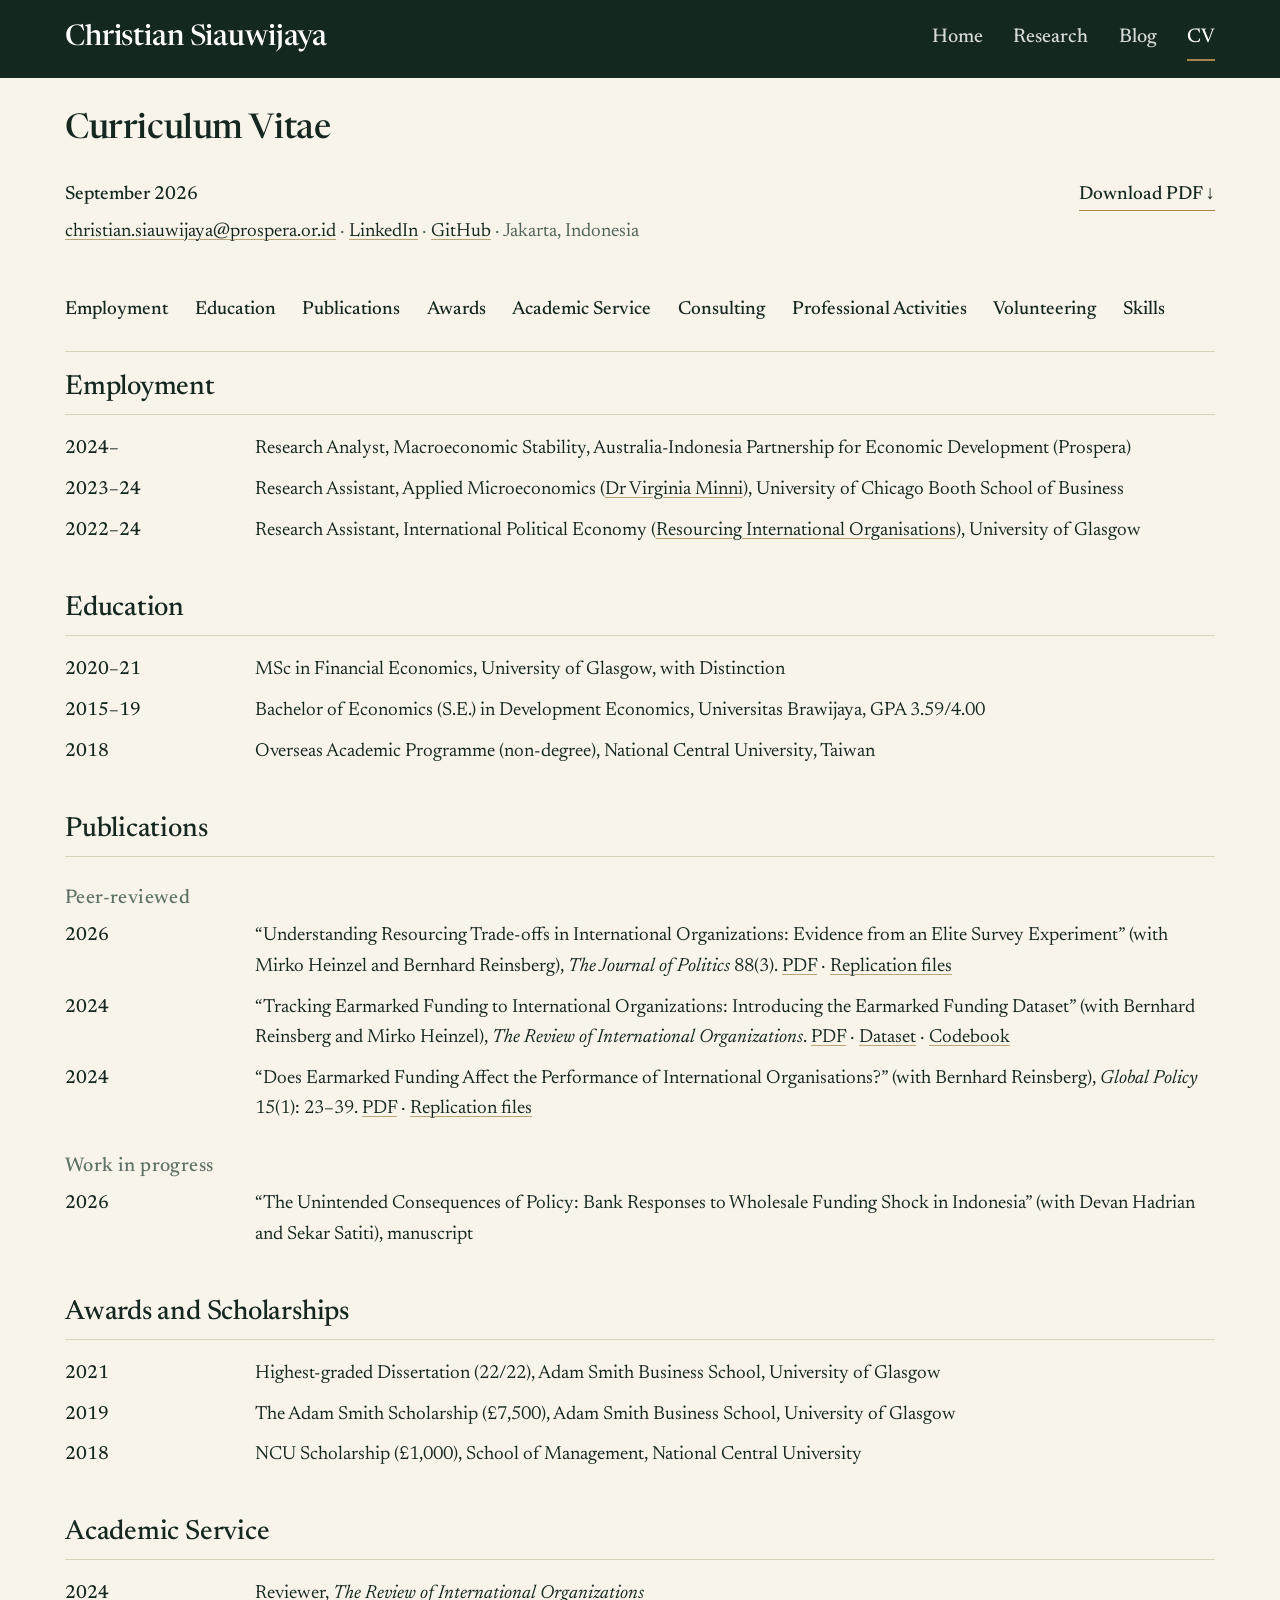
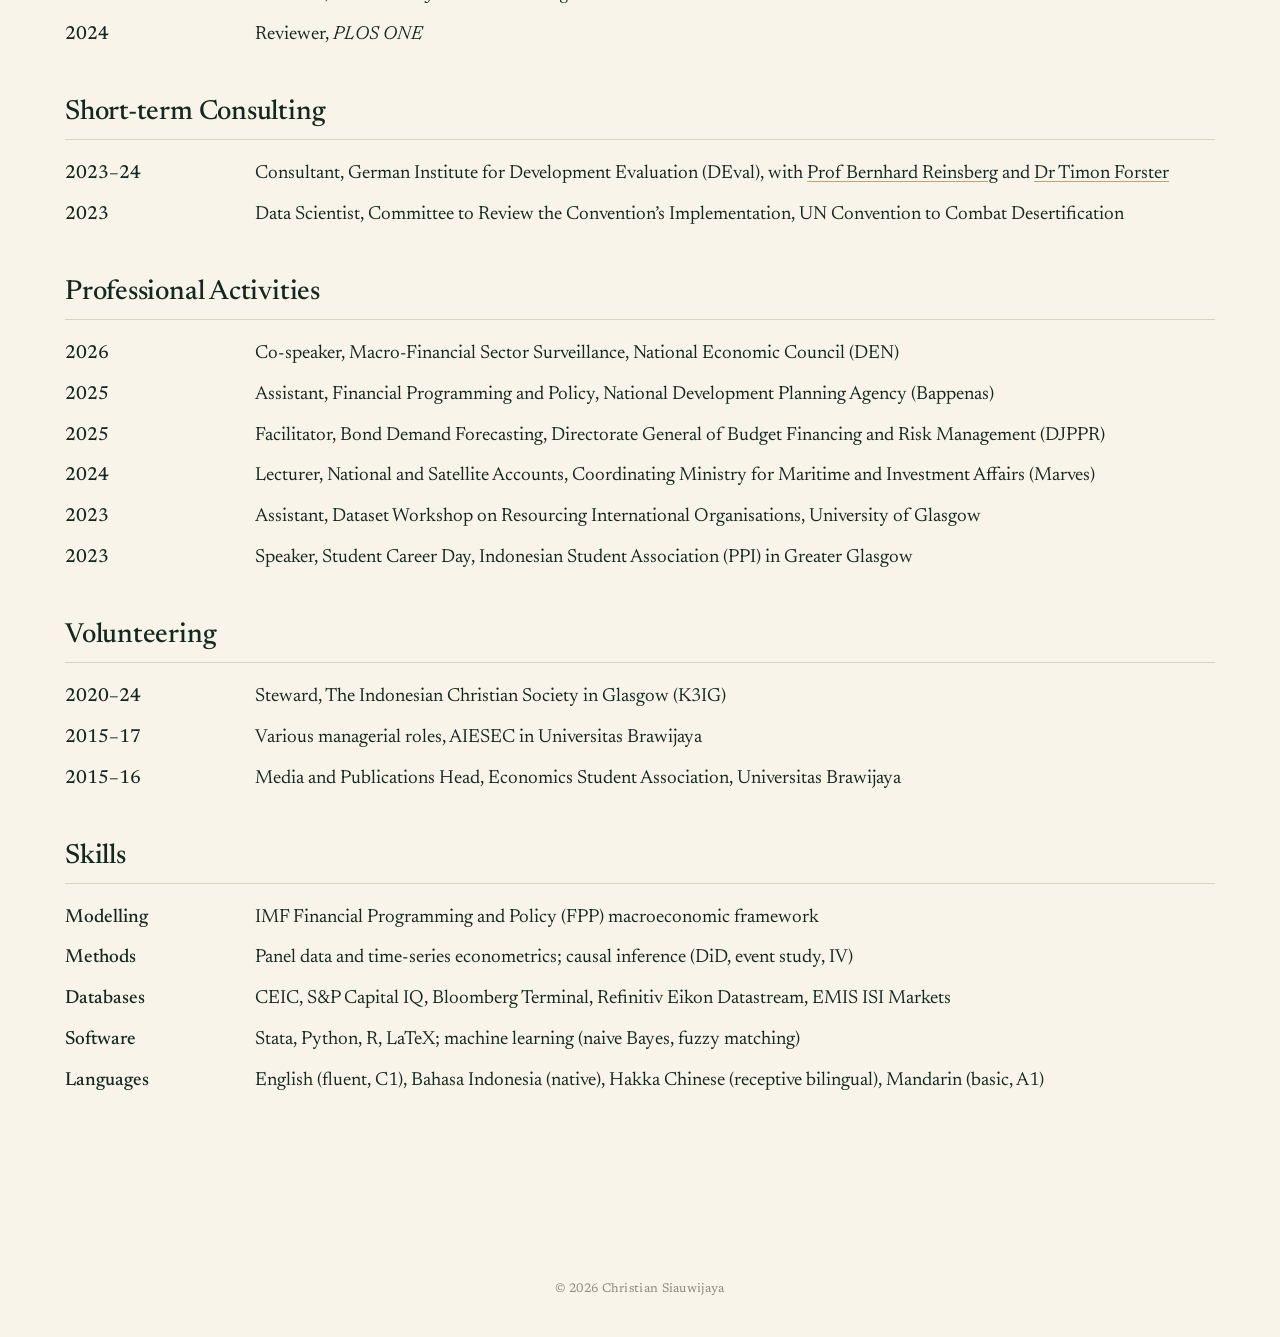
<file: cv.html>
<!DOCTYPE html>
<html xmlns="http://www.w3.org/1999/xhtml" lang="en" xml:lang="en"><head>

<meta charset="utf-8">
<meta name="generator" content="quarto-1.6.42">

<meta name="viewport" content="width=device-width, initial-scale=1.0, user-scalable=yes">


<title>Curriculum Vitae – Christian Siauwijaya</title>
<style>
code{white-space: pre-wrap;}
span.smallcaps{font-variant: small-caps;}
div.columns{display: flex; gap: min(4vw, 1.5em);}
div.column{flex: auto; overflow-x: auto;}
div.hanging-indent{margin-left: 1.5em; text-indent: -1.5em;}
ul.task-list{list-style: none;}
ul.task-list li input[type="checkbox"] {
  width: 0.8em;
  margin: 0 0.8em 0.2em -1em; /* quarto-specific, see https://github.com/quarto-dev/quarto-cli/issues/4556 */ 
  vertical-align: middle;
}
</style>


<script src="site_libs/quarto-nav/quarto-nav.js"></script>
<script src="site_libs/quarto-nav/headroom.min.js"></script>
<link href="./images/favicon.svg" rel="icon" type="image/svg+xml">
<script src="site_libs/clipboard/clipboard.min.js"></script>
<script src="site_libs/quarto-html/quarto.js"></script>
<script src="site_libs/quarto-html/popper.min.js"></script>
<script src="site_libs/quarto-html/tippy.umd.min.js"></script>
<link href="site_libs/quarto-html/tippy.css" rel="stylesheet">
<link href="site_libs/quarto-html/quarto-syntax-highlighting-3b105d2a5e46c927dffc6025243456bf.css" rel="stylesheet" id="quarto-text-highlighting-styles">
<script src="site_libs/bootstrap/bootstrap.min.js"></script>
<link href="site_libs/bootstrap/bootstrap-icons.css" rel="stylesheet">
<link href="site_libs/bootstrap/bootstrap-4046f1eacd3e6e920161418256e16e42.min.css" rel="stylesheet" append-hash="true" id="quarto-bootstrap" data-mode="light">
<script id="quarto-search-options" type="application/json">{
  "language": {
    "search-no-results-text": "No results",
    "search-matching-documents-text": "matching documents",
    "search-copy-link-title": "Copy link to search",
    "search-hide-matches-text": "Hide additional matches",
    "search-more-match-text": "more match in this document",
    "search-more-matches-text": "more matches in this document",
    "search-clear-button-title": "Clear",
    "search-text-placeholder": "",
    "search-detached-cancel-button-title": "Cancel",
    "search-submit-button-title": "Submit",
    "search-label": "Search"
  }
}</script>
<style>html{ scroll-behavior: smooth; }</style>
<link rel="icon" href="./favicon.ico" sizes="any">
<link rel="icon" type="image/png" sizes="32x32" href="./images/favicon-32.png">
<link rel="icon" type="image/png" sizes="192x192" href="./images/favicon-192.png">
<link rel="apple-touch-icon" href="./images/apple-touch-icon.png">


</head>

<body class="nav-fixed">

<div id="quarto-search-results"></div>
  <header id="quarto-header" class="headroom fixed-top">
    <nav class="navbar navbar-expand-md " data-bs-theme="dark">
      <div class="navbar-container container-fluid">
      <div class="navbar-brand-container mx-auto">
    <a class="navbar-brand" href="./index.html">
    <span class="navbar-title">Christian Siauwijaya</span>
    </a>
  </div>
          <button class="navbar-toggler" type="button" data-bs-toggle="collapse" data-bs-target="#navbarCollapse" aria-controls="navbarCollapse" role="menu" aria-expanded="false" aria-label="Toggle navigation" onclick="if (window.quartoToggleHeadroom) { window.quartoToggleHeadroom(); }">
  <span class="navbar-toggler-icon"></span>
</button>
          <div class="collapse navbar-collapse" id="navbarCollapse">
            <ul class="navbar-nav navbar-nav-scroll ms-auto">
  <li class="nav-item">
    <a class="nav-link" href="./index.html"> 
<span class="menu-text">Home</span></a>
  </li>  
  <li class="nav-item">
    <a class="nav-link" href="./research.html"> 
<span class="menu-text">Research</span></a>
  </li>  
  <li class="nav-item">
    <a class="nav-link" href="./blog/index.html"> 
<span class="menu-text">Blog</span></a>
  </li>  
  <li class="nav-item">
    <a class="nav-link active" href="./cv.html" aria-current="page"> 
<span class="menu-text">CV</span></a>
  </li>  
</ul>
          </div> <!-- /navcollapse -->
            <div class="quarto-navbar-tools">
</div>
      </div> <!-- /container-fluid -->
    </nav>
</header>
<!-- content -->
<div id="quarto-content" class="quarto-container page-columns page-rows-contents page-layout-full page-navbar">
<!-- sidebar -->
<!-- margin-sidebar -->
    
<!-- main -->
<main class="content column-page" id="quarto-document-content">

<header id="title-block-header" class="quarto-title-block default">
<div class="quarto-title">
<h1 class="title">Curriculum Vitae</h1>
</div>



<div class="quarto-title-meta column-page">

    
  
    
  </div>
  


</header>


<!--
  ============================================================
  CV PAGE — HOW TO EDIT
  - Each entry is one line:  - **YEAR**  What, Where
    (the bold part goes in the left column; the rest on the right)
  - Add a line to add an entry; delete a line to remove one.
  - New section: copy a "## Heading {#short-id}" block, and add the
    same #short-id to the jump-link list at the top.
  - The PDF comes from cv-source/cv.tex (LaTeX). Ask Claude to rebuild
    "files/Christian Siauwijaya - CV.pdf" after editing the .tex.
  - [text](papers/file.pdf) links to a paper PDF in the papers folder.
  ============================================================
-->
<div class="cv-head">
<p>September 2026 <a href="files/Christian Siauwijaya - CV.pdf" class="cv-pdf" target="_blank" rel="noopener">Download PDF ↓</a></p>
</div>
<div class="cv-contact">
<p><a href="mailto:christian.siauwijaya@prospera.or.id">christian.siauwijaya@prospera.or.id</a> · <a href="https://linkedin.com/in/christiansiauwijaya">LinkedIn</a> · <a href="https://github.com/christian-swjy">GitHub</a> · Jakarta, Indonesia</p>
</div>
<div class="cv-jump">
<ul>
<li><a href="#employment">Employment</a></li>
<li><a href="#education">Education</a></li>
<li><a href="#publications">Publications</a></li>
<li><a href="#awards">Awards</a></li>
<li><a href="#service">Academic Service</a></li>
<li><a href="#consulting">Consulting</a></li>
<li><a href="#activities">Professional Activities</a></li>
<li><a href="#volunteering">Volunteering</a></li>
<li><a href="#skills">Skills</a></li>
</ul>
</div>
<section id="employment" class="level2">
<h2 data-anchor-id="employment">Employment</h2>
<div class="cv-list">
<ul>
<li><strong>2024–</strong> Research Analyst, Macroeconomic Stability, Australia-Indonesia Partnership for Economic Development (Prospera)</li>
<li><strong>2023–24</strong> Research Assistant, Applied Microeconomics (<a href="https://sites.google.com/view/virginiaminni">Dr Virginia Minni</a>), University of Chicago Booth School of Business</li>
<li><strong>2022–24</strong> Research Assistant, International Political Economy (<a href="https://bernhardreinsberg.wordpress.com/efio/">Resourcing International Organisations</a>), University of Glasgow</li>
</ul>
</div>
</section>
<section id="education" class="level2">
<h2 data-anchor-id="education">Education</h2>
<div class="cv-list">
<ul>
<li><strong>2020–21</strong> MSc in Financial Economics, University of Glasgow, with Distinction</li>
<li><strong>2015–19</strong> Bachelor of Economics (S.E.) in Development Economics, Universitas Brawijaya, GPA 3.59/4.00</li>
<li><strong>2018</strong> Overseas Academic Programme (non-degree), National Central University, Taiwan</li>
</ul>
</div>
</section>
<section id="publications" class="level2">
<h2 data-anchor-id="publications">Publications</h2>
<section id="peer-reviewed" class="level3">
<h3 data-anchor-id="peer-reviewed">Peer-reviewed</h3>
<div class="cv-list">
<ul>
<li><strong>2026</strong> “Understanding Resourcing Trade-offs in International Organizations: Evidence from an Elite Survey Experiment” (with Mirko Heinzel and Bernhard Reinsberg), <em>The Journal of Politics</em> 88(3). <a href="papers/heinzel-reinsberg-siauwijaya-2026-resourcing-trade-offs.pdf">PDF</a> · <a href="https://doi.org/10.7910/DVN/0NQPXZ">Replication files</a></li>
<li><strong>2024</strong> “Tracking Earmarked Funding to International Organizations: Introducing the Earmarked Funding Dataset” (with Bernhard Reinsberg and Mirko Heinzel), <em>The Review of International Organizations</em>. <a href="papers/reinsberg-heinzel-siauwijaya-2024-tracking-earmarked-funding.pdf">PDF</a> · <a href="https://dataverse.harvard.edu/dataset.xhtml?persistentId=doi:10.7910/DVN/WCS99H">Dataset</a> · <a href="papers/reinsberg-heinzel-siauwijaya-2024-earmarked-funding-codebook.pdf">Codebook</a></li>
<li><strong>2024</strong> “Does Earmarked Funding Affect the Performance of International Organisations?” (with Bernhard Reinsberg), <em>Global Policy</em> 15(1): 23–39. <a href="papers/reinsberg-siauwijaya-2024-earmarked-funding-performance.pdf">PDF</a> · <a href="https://doi.org/10.7910/DVN/OVT16M">Replication files</a></li>
</ul>
</div>
</section>
<section id="work-in-progress" class="level3">
<h3 data-anchor-id="work-in-progress">Work in progress</h3>
<div class="cv-list">
<ul>
<li><strong>2026</strong> “The Unintended Consequences of Policy: Bank Responses to Wholesale Funding Shock in Indonesia” (with Devan Hadrian and Sekar Satiti), manuscript</li>
</ul>
</div>
</section>
</section>
<section id="awards" class="level2">
<h2 data-anchor-id="awards">Awards and Scholarships</h2>
<div class="cv-list">
<ul>
<li><strong>2021</strong> Highest-graded Dissertation (22/22), Adam Smith Business School, University of Glasgow</li>
<li><strong>2019</strong> The Adam Smith Scholarship (£7,500), Adam Smith Business School, University of Glasgow</li>
<li><strong>2018</strong> NCU Scholarship (£1,000), School of Management, National Central University</li>
</ul>
</div>
</section>
<section id="service" class="level2">
<h2 data-anchor-id="service">Academic Service</h2>
<div class="cv-list">
<ul>
<li><strong>2024</strong> Reviewer, <em>The Review of International Organizations</em></li>
<li><strong>2024</strong> Reviewer, <em>PLOS ONE</em></li>
</ul>
</div>
</section>
<section id="consulting" class="level2">
<h2 data-anchor-id="consulting">Short-term Consulting</h2>
<div class="cv-list">
<ul>
<li><strong>2023–24</strong> Consultant, German Institute for Development Evaluation (DEval), with <a href="https://bernhardreinsberg.wordpress.com/">Prof Bernhard Reinsberg</a> and <a href="https://www.timonforster.net/">Dr Timon Forster</a></li>
<li><strong>2023</strong> Data Scientist, Committee to Review the Convention’s Implementation, UN Convention to Combat Desertification</li>
</ul>
</div>
</section>
<section id="activities" class="level2">
<h2 data-anchor-id="activities">Professional Activities</h2>
<div class="cv-list">
<ul>
<li><strong>2026</strong> Co-speaker, Macro-Financial Sector Surveillance, National Economic Council (DEN)</li>
<li><strong>2025</strong> Assistant, Financial Programming and Policy, National Development Planning Agency (Bappenas)</li>
<li><strong>2025</strong> Facilitator, Bond Demand Forecasting, Directorate General of Budget Financing and Risk Management (DJPPR)</li>
<li><strong>2024</strong> Lecturer, National and Satellite Accounts, Coordinating Ministry for Maritime and Investment Affairs (Marves)</li>
<li><strong>2023</strong> Assistant, Dataset Workshop on Resourcing International Organisations, University of Glasgow</li>
<li><strong>2023</strong> Speaker, Student Career Day, Indonesian Student Association (PPI) in Greater Glasgow</li>
</ul>
</div>
</section>
<section id="volunteering" class="level2">
<h2 data-anchor-id="volunteering">Volunteering</h2>
<div class="cv-list">
<ul>
<li><strong>2020–24</strong> Steward, The Indonesian Christian Society in Glasgow (K3IG)</li>
<li><strong>2015–17</strong> Various managerial roles, AIESEC in Universitas Brawijaya</li>
<li><strong>2015–16</strong> Media and Publications Head, Economics Student Association, Universitas Brawijaya</li>
</ul>
</div>
</section>
<section id="skills" class="level2">
<h2 data-anchor-id="skills">Skills</h2>
<div class="cv-list">
<ul>
<li><strong>Modelling</strong> IMF Financial Programming and Policy (FPP) macroeconomic framework</li>
<li><strong>Methods</strong> Panel data and time-series econometrics; causal inference (DiD, event study, IV)</li>
<li><strong>Databases</strong> CEIC, S&amp;P Capital IQ, Bloomberg Terminal, Refinitiv Eikon Datastream, EMIS ISI Markets</li>
<li><strong>Software</strong> Stata, Python, R, LaTeX; machine learning (naive Bayes, fuzzy matching)</li>
<li><strong>Languages</strong> English (fluent, C1), Bahasa Indonesia (native), Hakka Chinese (receptive bilingual), Mandarin (basic, A1)</li>
</ul>
</div>


</section>

</main> <!-- /main -->
<script>
/* Click-to-copy for email links: any mailto: link copies the address
   instead of opening a mail app, and briefly shows "copied!". */
(function () {
  function fallbackCopy(text) {
    var t = document.createElement('textarea');
    t.value = text; t.setAttribute('readonly', ''); t.style.position = 'fixed'; t.style.opacity = '0';
    document.body.appendChild(t); t.select();
    var ok = false; try { ok = document.execCommand('copy'); } catch (e) {}
    document.body.removeChild(t); return ok;
  }
  function flash(a, msg) {
    a.setAttribute('data-copied', msg);
    a.classList.add('is-copied');
    clearTimeout(a._copyTimer);
    a._copyTimer = setTimeout(function () { a.classList.remove('is-copied'); }, 1600);
  }
  function copyText(el, text) {
    if (navigator.clipboard && window.isSecureContext) {
      navigator.clipboard.writeText(text).then(function () { flash(el, 'copied!'); },
        function () { flash(el, fallbackCopy(text) ? 'copied!' : text); });
    } else {
      flash(el, fallbackCopy(text) ? 'copied!' : text);
    }
  }
  /* Any element written as [text]{.copy} copies its own text. */
  document.querySelectorAll('.copy').forEach(function (el) {
    var text = el.textContent.trim();
    el.classList.add('copy-email');
    el.setAttribute('role', 'button'); el.setAttribute('tabindex', '0');
    el.setAttribute('title', 'Click to copy ' + text);
    el.addEventListener('click', function () { copyText(el, text); });
    el.addEventListener('keydown', function (e) { if (e.key === 'Enter' || e.key === ' ') { e.preventDefault(); copyText(el, text); } });
  });
  document.querySelectorAll('a[href^="mailto:"]').forEach(function (a) {
    var addr = decodeURIComponent(a.getAttribute('href').slice(7).split('?')[0]);
    a.classList.add('copy-email');
    a.setAttribute('title', 'Click to copy ' + addr);
    a.setAttribute('aria-label', 'Copy email address ' + addr);
    a.addEventListener('click', function (e) {
      e.preventDefault();
      if (navigator.clipboard && window.isSecureContext) {
        navigator.clipboard.writeText(addr).then(function () { flash(a, 'copied!'); },
          function () { flash(a, fallbackCopy(addr) ? 'copied!' : addr); });
      } else {
        flash(a, fallbackCopy(addr) ? 'copied!' : addr);
      }
    });
  });
})();
</script>
<script id="quarto-html-after-body" type="application/javascript">
window.document.addEventListener("DOMContentLoaded", function (event) {
  const toggleBodyColorMode = (bsSheetEl) => {
    const mode = bsSheetEl.getAttribute("data-mode");
    const bodyEl = window.document.querySelector("body");
    if (mode === "dark") {
      bodyEl.classList.add("quarto-dark");
      bodyEl.classList.remove("quarto-light");
    } else {
      bodyEl.classList.add("quarto-light");
      bodyEl.classList.remove("quarto-dark");
    }
  }
  const toggleBodyColorPrimary = () => {
    const bsSheetEl = window.document.querySelector("link#quarto-bootstrap");
    if (bsSheetEl) {
      toggleBodyColorMode(bsSheetEl);
    }
  }
  toggleBodyColorPrimary();  
  const isCodeAnnotation = (el) => {
    for (const clz of el.classList) {
      if (clz.startsWith('code-annotation-')) {                     
        return true;
      }
    }
    return false;
  }
  const onCopySuccess = function(e) {
    // button target
    const button = e.trigger;
    // don't keep focus
    button.blur();
    // flash "checked"
    button.classList.add('code-copy-button-checked');
    var currentTitle = button.getAttribute("title");
    button.setAttribute("title", "Copied!");
    let tooltip;
    if (window.bootstrap) {
      button.setAttribute("data-bs-toggle", "tooltip");
      button.setAttribute("data-bs-placement", "left");
      button.setAttribute("data-bs-title", "Copied!");
      tooltip = new bootstrap.Tooltip(button, 
        { trigger: "manual", 
          customClass: "code-copy-button-tooltip",
          offset: [0, -8]});
      tooltip.show();    
    }
    setTimeout(function() {
      if (tooltip) {
        tooltip.hide();
        button.removeAttribute("data-bs-title");
        button.removeAttribute("data-bs-toggle");
        button.removeAttribute("data-bs-placement");
      }
      button.setAttribute("title", currentTitle);
      button.classList.remove('code-copy-button-checked');
    }, 1000);
    // clear code selection
    e.clearSelection();
  }
  const getTextToCopy = function(trigger) {
      const codeEl = trigger.previousElementSibling.cloneNode(true);
      for (const childEl of codeEl.children) {
        if (isCodeAnnotation(childEl)) {
          childEl.remove();
        }
      }
      return codeEl.innerText;
  }
  const clipboard = new window.ClipboardJS('.code-copy-button:not([data-in-quarto-modal])', {
    text: getTextToCopy
  });
  clipboard.on('success', onCopySuccess);
  if (window.document.getElementById('quarto-embedded-source-code-modal')) {
    const clipboardModal = new window.ClipboardJS('.code-copy-button[data-in-quarto-modal]', {
      text: getTextToCopy,
      container: window.document.getElementById('quarto-embedded-source-code-modal')
    });
    clipboardModal.on('success', onCopySuccess);
  }
    var localhostRegex = new RegExp(/^(?:http|https):\/\/localhost\:?[0-9]*\//);
    var mailtoRegex = new RegExp(/^mailto:/);
      var filterRegex = new RegExp("https:\/\/christiansiauwijaya\.com");
    var isInternal = (href) => {
        return filterRegex.test(href) || localhostRegex.test(href) || mailtoRegex.test(href);
    }
    // Inspect non-navigation links and adorn them if external
 	var links = window.document.querySelectorAll('a[href]:not(.nav-link):not(.navbar-brand):not(.toc-action):not(.sidebar-link):not(.sidebar-item-toggle):not(.pagination-link):not(.no-external):not([aria-hidden]):not(.dropdown-item):not(.quarto-navigation-tool):not(.about-link)');
    for (var i=0; i<links.length; i++) {
      const link = links[i];
      if (!isInternal(link.href)) {
        // undo the damage that might have been done by quarto-nav.js in the case of
        // links that we want to consider external
        if (link.dataset.originalHref !== undefined) {
          link.href = link.dataset.originalHref;
        }
          // target, if specified
          link.setAttribute("target", "_blank");
          if (link.getAttribute("rel") === null) {
            link.setAttribute("rel", "noopener");
          }
      }
    }
  function tippyHover(el, contentFn, onTriggerFn, onUntriggerFn) {
    const config = {
      allowHTML: true,
      maxWidth: 500,
      delay: 100,
      arrow: false,
      appendTo: function(el) {
          return el.parentElement;
      },
      interactive: true,
      interactiveBorder: 10,
      theme: 'quarto',
      placement: 'bottom-start',
    };
    if (contentFn) {
      config.content = contentFn;
    }
    if (onTriggerFn) {
      config.onTrigger = onTriggerFn;
    }
    if (onUntriggerFn) {
      config.onUntrigger = onUntriggerFn;
    }
    window.tippy(el, config); 
  }
  const noterefs = window.document.querySelectorAll('a[role="doc-noteref"]');
  for (var i=0; i<noterefs.length; i++) {
    const ref = noterefs[i];
    tippyHover(ref, function() {
      // use id or data attribute instead here
      let href = ref.getAttribute('data-footnote-href') || ref.getAttribute('href');
      try { href = new URL(href).hash; } catch {}
      const id = href.replace(/^#\/?/, "");
      const note = window.document.getElementById(id);
      if (note) {
        return note.innerHTML;
      } else {
        return "";
      }
    });
  }
  const xrefs = window.document.querySelectorAll('a.quarto-xref');
  const processXRef = (id, note) => {
    // Strip column container classes
    const stripColumnClz = (el) => {
      el.classList.remove("page-full", "page-columns");
      if (el.children) {
        for (const child of el.children) {
          stripColumnClz(child);
        }
      }
    }
    stripColumnClz(note)
    if (id === null || id.startsWith('sec-')) {
      // Special case sections, only their first couple elements
      const container = document.createElement("div");
      if (note.children && note.children.length > 2) {
        container.appendChild(note.children[0].cloneNode(true));
        for (let i = 1; i < note.children.length; i++) {
          const child = note.children[i];
          if (child.tagName === "P" && child.innerText === "") {
            continue;
          } else {
            container.appendChild(child.cloneNode(true));
            break;
          }
        }
        if (window.Quarto?.typesetMath) {
          window.Quarto.typesetMath(container);
        }
        return container.innerHTML
      } else {
        if (window.Quarto?.typesetMath) {
          window.Quarto.typesetMath(note);
        }
        return note.innerHTML;
      }
    } else {
      // Remove any anchor links if they are present
      const anchorLink = note.querySelector('a.anchorjs-link');
      if (anchorLink) {
        anchorLink.remove();
      }
      if (window.Quarto?.typesetMath) {
        window.Quarto.typesetMath(note);
      }
      if (note.classList.contains("callout")) {
        return note.outerHTML;
      } else {
        return note.innerHTML;
      }
    }
  }
  for (var i=0; i<xrefs.length; i++) {
    const xref = xrefs[i];
    tippyHover(xref, undefined, function(instance) {
      instance.disable();
      let url = xref.getAttribute('href');
      let hash = undefined; 
      if (url.startsWith('#')) {
        hash = url;
      } else {
        try { hash = new URL(url).hash; } catch {}
      }
      if (hash) {
        const id = hash.replace(/^#\/?/, "");
        const note = window.document.getElementById(id);
        if (note !== null) {
          try {
            const html = processXRef(id, note.cloneNode(true));
            instance.setContent(html);
          } finally {
            instance.enable();
            instance.show();
          }
        } else {
          // See if we can fetch this
          fetch(url.split('#')[0])
          .then(res => res.text())
          .then(html => {
            const parser = new DOMParser();
            const htmlDoc = parser.parseFromString(html, "text/html");
            const note = htmlDoc.getElementById(id);
            if (note !== null) {
              const html = processXRef(id, note);
              instance.setContent(html);
            } 
          }).finally(() => {
            instance.enable();
            instance.show();
          });
        }
      } else {
        // See if we can fetch a full url (with no hash to target)
        // This is a special case and we should probably do some content thinning / targeting
        fetch(url)
        .then(res => res.text())
        .then(html => {
          const parser = new DOMParser();
          const htmlDoc = parser.parseFromString(html, "text/html");
          const note = htmlDoc.querySelector('main.content');
          if (note !== null) {
            // This should only happen for chapter cross references
            // (since there is no id in the URL)
            // remove the first header
            if (note.children.length > 0 && note.children[0].tagName === "HEADER") {
              note.children[0].remove();
            }
            const html = processXRef(null, note);
            instance.setContent(html);
          } 
        }).finally(() => {
          instance.enable();
          instance.show();
        });
      }
    }, function(instance) {
    });
  }
      let selectedAnnoteEl;
      const selectorForAnnotation = ( cell, annotation) => {
        let cellAttr = 'data-code-cell="' + cell + '"';
        let lineAttr = 'data-code-annotation="' +  annotation + '"';
        const selector = 'span[' + cellAttr + '][' + lineAttr + ']';
        return selector;
      }
      const selectCodeLines = (annoteEl) => {
        const doc = window.document;
        const targetCell = annoteEl.getAttribute("data-target-cell");
        const targetAnnotation = annoteEl.getAttribute("data-target-annotation");
        const annoteSpan = window.document.querySelector(selectorForAnnotation(targetCell, targetAnnotation));
        const lines = annoteSpan.getAttribute("data-code-lines").split(",");
        const lineIds = lines.map((line) => {
          return targetCell + "-" + line;
        })
        let top = null;
        let height = null;
        let parent = null;
        if (lineIds.length > 0) {
            //compute the position of the single el (top and bottom and make a div)
            const el = window.document.getElementById(lineIds[0]);
            top = el.offsetTop;
            height = el.offsetHeight;
            parent = el.parentElement.parentElement;
          if (lineIds.length > 1) {
            const lastEl = window.document.getElementById(lineIds[lineIds.length - 1]);
            const bottom = lastEl.offsetTop + lastEl.offsetHeight;
            height = bottom - top;
          }
          if (top !== null && height !== null && parent !== null) {
            // cook up a div (if necessary) and position it 
            let div = window.document.getElementById("code-annotation-line-highlight");
            if (div === null) {
              div = window.document.createElement("div");
              div.setAttribute("id", "code-annotation-line-highlight");
              div.style.position = 'absolute';
              parent.appendChild(div);
            }
            div.style.top = top - 2 + "px";
            div.style.height = height + 4 + "px";
            div.style.left = 0;
            let gutterDiv = window.document.getElementById("code-annotation-line-highlight-gutter");
            if (gutterDiv === null) {
              gutterDiv = window.document.createElement("div");
              gutterDiv.setAttribute("id", "code-annotation-line-highlight-gutter");
              gutterDiv.style.position = 'absolute';
              const codeCell = window.document.getElementById(targetCell);
              const gutter = codeCell.querySelector('.code-annotation-gutter');
              gutter.appendChild(gutterDiv);
            }
            gutterDiv.style.top = top - 2 + "px";
            gutterDiv.style.height = height + 4 + "px";
          }
          selectedAnnoteEl = annoteEl;
        }
      };
      const unselectCodeLines = () => {
        const elementsIds = ["code-annotation-line-highlight", "code-annotation-line-highlight-gutter"];
        elementsIds.forEach((elId) => {
          const div = window.document.getElementById(elId);
          if (div) {
            div.remove();
          }
        });
        selectedAnnoteEl = undefined;
      };
        // Handle positioning of the toggle
    window.addEventListener(
      "resize",
      throttle(() => {
        elRect = undefined;
        if (selectedAnnoteEl) {
          selectCodeLines(selectedAnnoteEl);
        }
      }, 10)
    );
    function throttle(fn, ms) {
    let throttle = false;
    let timer;
      return (...args) => {
        if(!throttle) { // first call gets through
            fn.apply(this, args);
            throttle = true;
        } else { // all the others get throttled
            if(timer) clearTimeout(timer); // cancel #2
            timer = setTimeout(() => {
              fn.apply(this, args);
              timer = throttle = false;
            }, ms);
        }
      };
    }
      // Attach click handler to the DT
      const annoteDls = window.document.querySelectorAll('dt[data-target-cell]');
      for (const annoteDlNode of annoteDls) {
        annoteDlNode.addEventListener('click', (event) => {
          const clickedEl = event.target;
          if (clickedEl !== selectedAnnoteEl) {
            unselectCodeLines();
            const activeEl = window.document.querySelector('dt[data-target-cell].code-annotation-active');
            if (activeEl) {
              activeEl.classList.remove('code-annotation-active');
            }
            selectCodeLines(clickedEl);
            clickedEl.classList.add('code-annotation-active');
          } else {
            // Unselect the line
            unselectCodeLines();
            clickedEl.classList.remove('code-annotation-active');
          }
        });
      }
  const findCites = (el) => {
    const parentEl = el.parentElement;
    if (parentEl) {
      const cites = parentEl.dataset.cites;
      if (cites) {
        return {
          el,
          cites: cites.split(' ')
        };
      } else {
        return findCites(el.parentElement)
      }
    } else {
      return undefined;
    }
  };
  var bibliorefs = window.document.querySelectorAll('a[role="doc-biblioref"]');
  for (var i=0; i<bibliorefs.length; i++) {
    const ref = bibliorefs[i];
    const citeInfo = findCites(ref);
    if (citeInfo) {
      tippyHover(citeInfo.el, function() {
        var popup = window.document.createElement('div');
        citeInfo.cites.forEach(function(cite) {
          var citeDiv = window.document.createElement('div');
          citeDiv.classList.add('hanging-indent');
          citeDiv.classList.add('csl-entry');
          var biblioDiv = window.document.getElementById('ref-' + cite);
          if (biblioDiv) {
            citeDiv.innerHTML = biblioDiv.innerHTML;
          }
          popup.appendChild(citeDiv);
        });
        return popup.innerHTML;
      });
    }
  }
});
</script>
</div> <!-- /content -->
<footer class="footer">
  <div class="nav-footer">
    <div class="nav-footer-left">
      &nbsp;
    </div>   
    <div class="nav-footer-center">
<p>© 2026 Christian Siauwijaya</p>
</div>
    <div class="nav-footer-right">
      &nbsp;
    </div>
  </div>
</footer>




<script src="site_libs/quarto-html/zenscroll-min.js"></script>
</body></html>
</file>
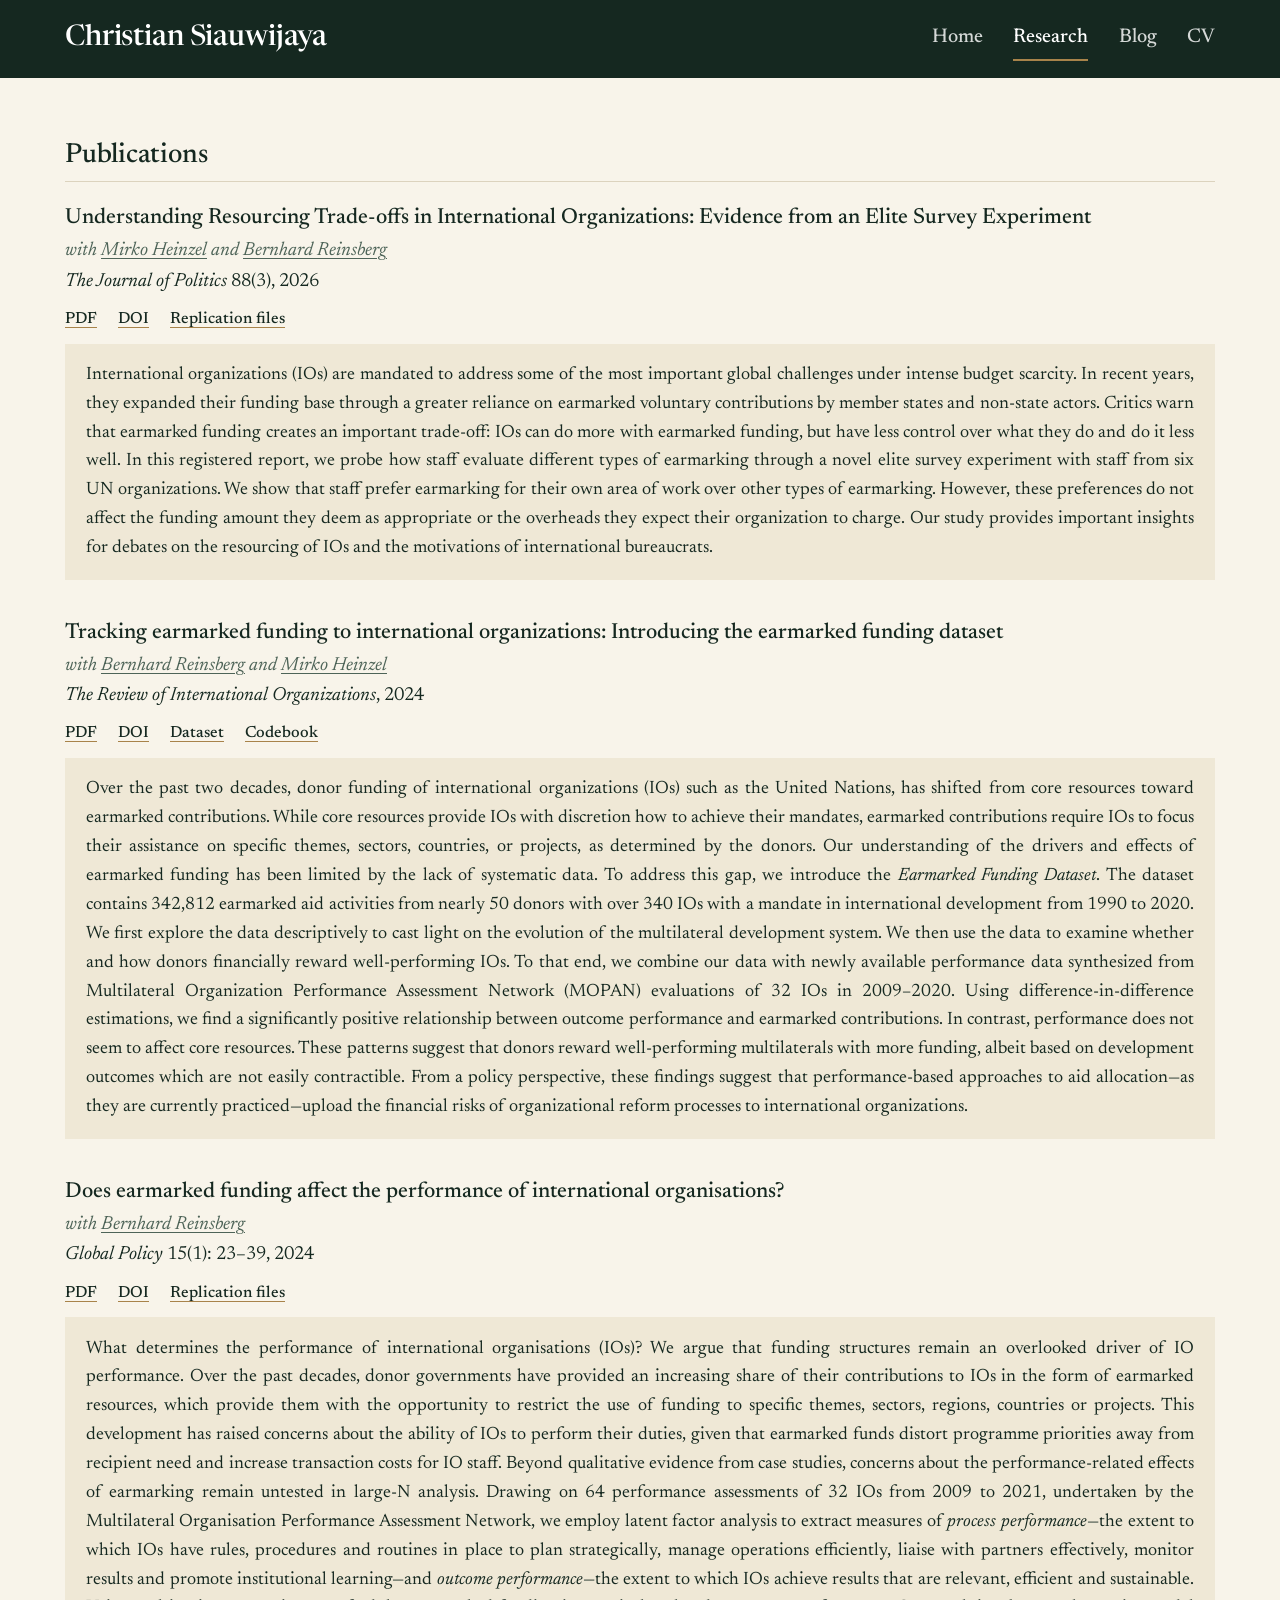
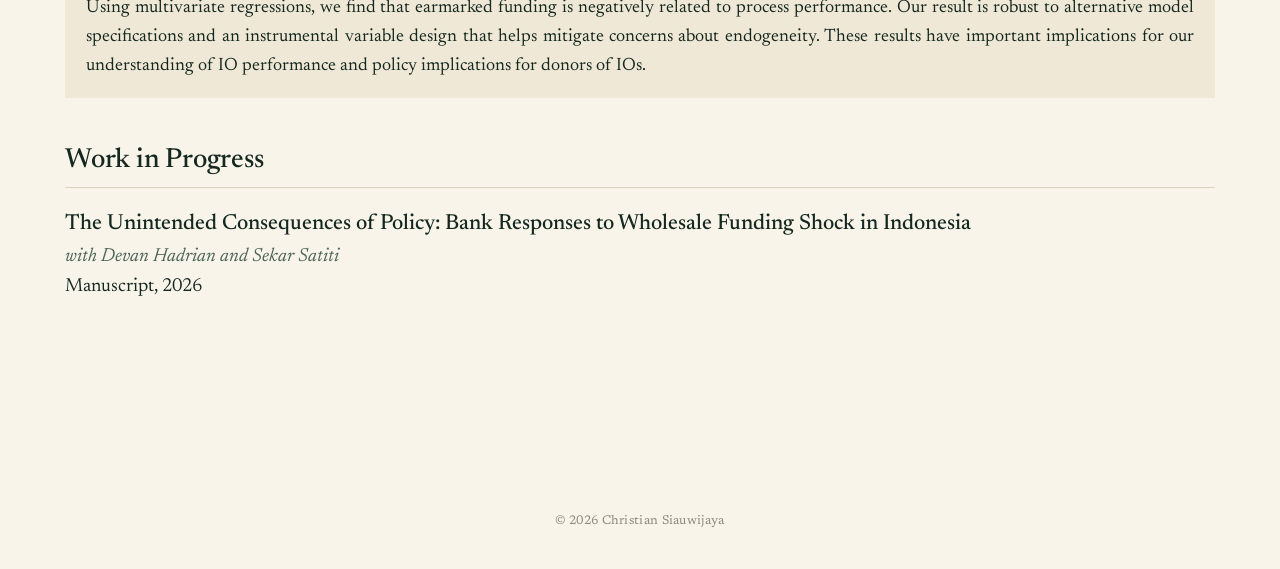
<file: research.html>
<!DOCTYPE html>
<html xmlns="http://www.w3.org/1999/xhtml" lang="en" xml:lang="en"><head>

<meta charset="utf-8">
<meta name="generator" content="quarto-1.6.42">

<meta name="viewport" content="width=device-width, initial-scale=1.0, user-scalable=yes">


<title>Research – Christian Siauwijaya</title>
<style>
code{white-space: pre-wrap;}
span.smallcaps{font-variant: small-caps;}
div.columns{display: flex; gap: min(4vw, 1.5em);}
div.column{flex: auto; overflow-x: auto;}
div.hanging-indent{margin-left: 1.5em; text-indent: -1.5em;}
ul.task-list{list-style: none;}
ul.task-list li input[type="checkbox"] {
  width: 0.8em;
  margin: 0 0.8em 0.2em -1em; /* quarto-specific, see https://github.com/quarto-dev/quarto-cli/issues/4556 */ 
  vertical-align: middle;
}
</style>


<script src="site_libs/quarto-nav/quarto-nav.js"></script>
<script src="site_libs/quarto-nav/headroom.min.js"></script>
<link href="./images/favicon.svg" rel="icon" type="image/svg+xml">
<script src="site_libs/clipboard/clipboard.min.js"></script>
<script src="site_libs/quarto-html/quarto.js"></script>
<script src="site_libs/quarto-html/popper.min.js"></script>
<script src="site_libs/quarto-html/tippy.umd.min.js"></script>
<link href="site_libs/quarto-html/tippy.css" rel="stylesheet">
<link href="site_libs/quarto-html/quarto-syntax-highlighting-3b105d2a5e46c927dffc6025243456bf.css" rel="stylesheet" id="quarto-text-highlighting-styles">
<script src="site_libs/bootstrap/bootstrap.min.js"></script>
<link href="site_libs/bootstrap/bootstrap-icons.css" rel="stylesheet">
<link href="site_libs/bootstrap/bootstrap-4046f1eacd3e6e920161418256e16e42.min.css" rel="stylesheet" append-hash="true" id="quarto-bootstrap" data-mode="light">
<script id="quarto-search-options" type="application/json">{
  "language": {
    "search-no-results-text": "No results",
    "search-matching-documents-text": "matching documents",
    "search-copy-link-title": "Copy link to search",
    "search-hide-matches-text": "Hide additional matches",
    "search-more-match-text": "more match in this document",
    "search-more-matches-text": "more matches in this document",
    "search-clear-button-title": "Clear",
    "search-text-placeholder": "",
    "search-detached-cancel-button-title": "Cancel",
    "search-submit-button-title": "Submit",
    "search-label": "Search"
  }
}</script>
<style>html{ scroll-behavior: smooth; }</style>
<link rel="icon" href="./favicon.ico" sizes="any">
<link rel="icon" type="image/png" sizes="32x32" href="./images/favicon-32.png">
<link rel="icon" type="image/png" sizes="192x192" href="./images/favicon-192.png">
<link rel="apple-touch-icon" href="./images/apple-touch-icon.png">


</head>

<body class="nav-fixed">

<div id="quarto-search-results"></div>
  <header id="quarto-header" class="headroom fixed-top">
    <nav class="navbar navbar-expand-md " data-bs-theme="dark">
      <div class="navbar-container container-fluid">
      <div class="navbar-brand-container mx-auto">
    <a class="navbar-brand" href="./index.html">
    <span class="navbar-title">Christian Siauwijaya</span>
    </a>
  </div>
          <button class="navbar-toggler" type="button" data-bs-toggle="collapse" data-bs-target="#navbarCollapse" aria-controls="navbarCollapse" role="menu" aria-expanded="false" aria-label="Toggle navigation" onclick="if (window.quartoToggleHeadroom) { window.quartoToggleHeadroom(); }">
  <span class="navbar-toggler-icon"></span>
</button>
          <div class="collapse navbar-collapse" id="navbarCollapse">
            <ul class="navbar-nav navbar-nav-scroll ms-auto">
  <li class="nav-item">
    <a class="nav-link" href="./index.html"> 
<span class="menu-text">Home</span></a>
  </li>  
  <li class="nav-item">
    <a class="nav-link active" href="./research.html" aria-current="page"> 
<span class="menu-text">Research</span></a>
  </li>  
  <li class="nav-item">
    <a class="nav-link" href="./blog/index.html"> 
<span class="menu-text">Blog</span></a>
  </li>  
  <li class="nav-item">
    <a class="nav-link" href="./cv.html"> 
<span class="menu-text">CV</span></a>
  </li>  
</ul>
          </div> <!-- /navcollapse -->
            <div class="quarto-navbar-tools">
</div>
      </div> <!-- /container-fluid -->
    </nav>
</header>
<!-- content -->
<div id="quarto-content" class="quarto-container page-columns page-rows-contents page-layout-full page-navbar">
<!-- sidebar -->
<!-- margin-sidebar -->
    
<!-- main -->
<main class="content column-page" id="quarto-document-content"><header id="title-block-header" class="quarto-title-block"></header>




<!--
  ============================================================
  RESEARCH PAGE — HOW TO ADD A PAPER
  Copy one whole block from ::: {.pub} down to its closing ::: and edit it.
  Line 1  **Title**                       (paper title)
  Line 2  *with Co-Author One and Two*    (leave out if sole-authored)
  Line 3  Journal or series, year         (use *Journal Name* for italics)
  Line 4  [PDF](papers/file-name.pdf) [DOI](link)
                                          (links; leave out any you don't have)
  PDFs: upload the file to the "papers" folder, then link it as
        [PDF](papers/the-exact-file-name.pdf)
        Use lowercase names with dashes and no spaces, e.g. siauwijaya-2025-credit-cycles.pdf
  Abstract: the lines inside ::: {.abstract} (delete that part if none)
  Keep an empty line between each line.
  ============================================================
-->
<section id="publications" class="level2">
<h2 data-anchor-id="publications">Publications</h2>
<div class="pub">
<p><strong>Understanding Resourcing Trade-offs in International Organizations: Evidence from an Elite Survey Experiment</strong></p>
<p><em>with <a href="https://mirkoheinzel.com/">Mirko Heinzel</a> and <a href="https://bernhardreinsberg.wordpress.com/">Bernhard Reinsberg</a></em></p>
<p><em>The Journal of Politics</em> 88(3), 2026</p>
<p><a href="papers/heinzel-reinsberg-siauwijaya-2026-resourcing-trade-offs.pdf">PDF</a> <a href="https://doi.org/10.1086/736339">DOI</a> <a href="https://doi.org/10.7910/DVN/0NQPXZ">Replication files</a></p>
<div class="abstract">
<p>International organizations (IOs) are mandated to address some of the most important global challenges under intense budget scarcity. In recent years, they expanded their funding base through a greater reliance on earmarked voluntary contributions by member states and non-state actors. Critics warn that earmarked funding creates an important trade-off: IOs can do more with earmarked funding, but have less control over what they do and do it less well. In this registered report, we probe how staff evaluate different types of earmarking through a novel elite survey experiment with staff from six UN organizations. We show that staff prefer earmarking for their own area of work over other types of earmarking. However, these preferences do not affect the funding amount they deem as appropriate or the overheads they expect their organization to charge. Our study provides important insights for debates on the resourcing of IOs and the motivations of international bureaucrats.</p>
</div>
</div>
<div class="pub">
<p><strong>Tracking earmarked funding to international organizations: Introducing the earmarked funding dataset</strong></p>
<p><em>with <a href="https://bernhardreinsberg.wordpress.com/">Bernhard Reinsberg</a> and <a href="https://mirkoheinzel.com/">Mirko Heinzel</a></em></p>
<p><em>The Review of International Organizations</em>, 2024</p>
<p><a href="papers/reinsberg-heinzel-siauwijaya-2024-tracking-earmarked-funding.pdf">PDF</a> <a href="https://doi.org/10.1007/s11558-024-09548-1">DOI</a> <a href="https://dataverse.harvard.edu/dataset.xhtml?persistentId=doi:10.7910/DVN/WCS99H">Dataset</a> <a href="papers/reinsberg-heinzel-siauwijaya-2024-earmarked-funding-codebook.pdf">Codebook</a></p>
<div class="abstract">
<p>Over the past two decades, donor funding of international organizations (IOs) such as the United Nations, has shifted from core resources toward earmarked contributions. While core resources provide IOs with discretion how to achieve their mandates, earmarked contributions require IOs to focus their assistance on specific themes, sectors, countries, or projects, as determined by the donors. Our understanding of the drivers and effects of earmarked funding has been limited by the lack of systematic data. To address this gap, we introduce the <em>Earmarked Funding Dataset</em>. The dataset contains 342,812 earmarked aid activities from nearly 50 donors with over 340 IOs with a mandate in international development from 1990 to 2020. We first explore the data descriptively to cast light on the evolution of the multilateral development system. We then use the data to examine whether and how donors financially reward well-performing IOs. To that end, we combine our data with newly available performance data synthesized from Multilateral Organization Performance Assessment Network (MOPAN) evaluations of 32 IOs in 2009–2020. Using difference-in-difference estimations, we find a significantly positive relationship between outcome performance and earmarked contributions. In contrast, performance does not seem to affect core resources. These patterns suggest that donors reward well-performing multilaterals with more funding, albeit based on development outcomes which are not easily contractible. From a policy perspective, these findings suggest that performance-based approaches to aid allocation—as they are currently practiced—upload the financial risks of organizational reform processes to international organizations.</p>
</div>
</div>
<div class="pub">
<p><strong>Does earmarked funding affect the performance of international organisations?</strong></p>
<p><em>with <a href="https://bernhardreinsberg.wordpress.com/">Bernhard Reinsberg</a></em></p>
<p><em>Global Policy</em> 15(1): 23–39, 2024</p>
<p><a href="papers/reinsberg-siauwijaya-2024-earmarked-funding-performance.pdf">PDF</a> <a href="https://doi.org/10.1111/1758-5899.13270">DOI</a> <a href="https://doi.org/10.7910/DVN/OVT16M">Replication files</a></p>
<div class="abstract">
<p>What determines the performance of international organisations (IOs)? We argue that funding structures remain an overlooked driver of IO performance. Over the past decades, donor governments have provided an increasing share of their contributions to IOs in the form of earmarked resources, which provide them with the opportunity to restrict the use of funding to specific themes, sectors, regions, countries or projects. This development has raised concerns about the ability of IOs to perform their duties, given that earmarked funds distort programme priorities away from recipient need and increase transaction costs for IO staff. Beyond qualitative evidence from case studies, concerns about the performance-related effects of earmarking remain untested in large-N analysis. Drawing on 64 performance assessments of 32 IOs from 2009 to 2021, undertaken by the Multilateral Organisation Performance Assessment Network, we employ latent factor analysis to extract measures of <em>process performance</em>—the extent to which IOs have rules, procedures and routines in place to plan strategically, manage operations efficiently, liaise with partners effectively, monitor results and promote institutional learning—and <em>outcome performance</em>—the extent to which IOs achieve results that are relevant, efficient and sustainable. Using multivariate regressions, we find that earmarked funding is negatively related to process performance. Our result is robust to alternative model specifications and an instrumental variable design that helps mitigate concerns about endogeneity. These results have important implications for our understanding of IO performance and policy implications for donors of IOs.</p>
</div>
</div>
</section>
<section id="work-in-progress" class="level2">
<h2 data-anchor-id="work-in-progress">Work in Progress</h2>
<div class="pub">
<p><strong>The Unintended Consequences of Policy: Bank Responses to Wholesale Funding Shock in Indonesia</strong></p>
<p><em>with Devan Hadrian and Sekar Satiti</em></p>
<p>Manuscript, 2026</p>
</div>


</section>

</main> <!-- /main -->
<script>
/* Click-to-copy for email links: any mailto: link copies the address
   instead of opening a mail app, and briefly shows "copied!". */
(function () {
  function fallbackCopy(text) {
    var t = document.createElement('textarea');
    t.value = text; t.setAttribute('readonly', ''); t.style.position = 'fixed'; t.style.opacity = '0';
    document.body.appendChild(t); t.select();
    var ok = false; try { ok = document.execCommand('copy'); } catch (e) {}
    document.body.removeChild(t); return ok;
  }
  function flash(a, msg) {
    a.setAttribute('data-copied', msg);
    a.classList.add('is-copied');
    clearTimeout(a._copyTimer);
    a._copyTimer = setTimeout(function () { a.classList.remove('is-copied'); }, 1600);
  }
  function copyText(el, text) {
    if (navigator.clipboard && window.isSecureContext) {
      navigator.clipboard.writeText(text).then(function () { flash(el, 'copied!'); },
        function () { flash(el, fallbackCopy(text) ? 'copied!' : text); });
    } else {
      flash(el, fallbackCopy(text) ? 'copied!' : text);
    }
  }
  /* Any element written as [text]{.copy} copies its own text. */
  document.querySelectorAll('.copy').forEach(function (el) {
    var text = el.textContent.trim();
    el.classList.add('copy-email');
    el.setAttribute('role', 'button'); el.setAttribute('tabindex', '0');
    el.setAttribute('title', 'Click to copy ' + text);
    el.addEventListener('click', function () { copyText(el, text); });
    el.addEventListener('keydown', function (e) { if (e.key === 'Enter' || e.key === ' ') { e.preventDefault(); copyText(el, text); } });
  });
  document.querySelectorAll('a[href^="mailto:"]').forEach(function (a) {
    var addr = decodeURIComponent(a.getAttribute('href').slice(7).split('?')[0]);
    a.classList.add('copy-email');
    a.setAttribute('title', 'Click to copy ' + addr);
    a.setAttribute('aria-label', 'Copy email address ' + addr);
    a.addEventListener('click', function (e) {
      e.preventDefault();
      if (navigator.clipboard && window.isSecureContext) {
        navigator.clipboard.writeText(addr).then(function () { flash(a, 'copied!'); },
          function () { flash(a, fallbackCopy(addr) ? 'copied!' : addr); });
      } else {
        flash(a, fallbackCopy(addr) ? 'copied!' : addr);
      }
    });
  });
})();
</script>
<script id="quarto-html-after-body" type="application/javascript">
window.document.addEventListener("DOMContentLoaded", function (event) {
  const toggleBodyColorMode = (bsSheetEl) => {
    const mode = bsSheetEl.getAttribute("data-mode");
    const bodyEl = window.document.querySelector("body");
    if (mode === "dark") {
      bodyEl.classList.add("quarto-dark");
      bodyEl.classList.remove("quarto-light");
    } else {
      bodyEl.classList.add("quarto-light");
      bodyEl.classList.remove("quarto-dark");
    }
  }
  const toggleBodyColorPrimary = () => {
    const bsSheetEl = window.document.querySelector("link#quarto-bootstrap");
    if (bsSheetEl) {
      toggleBodyColorMode(bsSheetEl);
    }
  }
  toggleBodyColorPrimary();  
  const isCodeAnnotation = (el) => {
    for (const clz of el.classList) {
      if (clz.startsWith('code-annotation-')) {                     
        return true;
      }
    }
    return false;
  }
  const onCopySuccess = function(e) {
    // button target
    const button = e.trigger;
    // don't keep focus
    button.blur();
    // flash "checked"
    button.classList.add('code-copy-button-checked');
    var currentTitle = button.getAttribute("title");
    button.setAttribute("title", "Copied!");
    let tooltip;
    if (window.bootstrap) {
      button.setAttribute("data-bs-toggle", "tooltip");
      button.setAttribute("data-bs-placement", "left");
      button.setAttribute("data-bs-title", "Copied!");
      tooltip = new bootstrap.Tooltip(button, 
        { trigger: "manual", 
          customClass: "code-copy-button-tooltip",
          offset: [0, -8]});
      tooltip.show();    
    }
    setTimeout(function() {
      if (tooltip) {
        tooltip.hide();
        button.removeAttribute("data-bs-title");
        button.removeAttribute("data-bs-toggle");
        button.removeAttribute("data-bs-placement");
      }
      button.setAttribute("title", currentTitle);
      button.classList.remove('code-copy-button-checked');
    }, 1000);
    // clear code selection
    e.clearSelection();
  }
  const getTextToCopy = function(trigger) {
      const codeEl = trigger.previousElementSibling.cloneNode(true);
      for (const childEl of codeEl.children) {
        if (isCodeAnnotation(childEl)) {
          childEl.remove();
        }
      }
      return codeEl.innerText;
  }
  const clipboard = new window.ClipboardJS('.code-copy-button:not([data-in-quarto-modal])', {
    text: getTextToCopy
  });
  clipboard.on('success', onCopySuccess);
  if (window.document.getElementById('quarto-embedded-source-code-modal')) {
    const clipboardModal = new window.ClipboardJS('.code-copy-button[data-in-quarto-modal]', {
      text: getTextToCopy,
      container: window.document.getElementById('quarto-embedded-source-code-modal')
    });
    clipboardModal.on('success', onCopySuccess);
  }
    var localhostRegex = new RegExp(/^(?:http|https):\/\/localhost\:?[0-9]*\//);
    var mailtoRegex = new RegExp(/^mailto:/);
      var filterRegex = new RegExp("https:\/\/christiansiauwijaya\.com");
    var isInternal = (href) => {
        return filterRegex.test(href) || localhostRegex.test(href) || mailtoRegex.test(href);
    }
    // Inspect non-navigation links and adorn them if external
 	var links = window.document.querySelectorAll('a[href]:not(.nav-link):not(.navbar-brand):not(.toc-action):not(.sidebar-link):not(.sidebar-item-toggle):not(.pagination-link):not(.no-external):not([aria-hidden]):not(.dropdown-item):not(.quarto-navigation-tool):not(.about-link)');
    for (var i=0; i<links.length; i++) {
      const link = links[i];
      if (!isInternal(link.href)) {
        // undo the damage that might have been done by quarto-nav.js in the case of
        // links that we want to consider external
        if (link.dataset.originalHref !== undefined) {
          link.href = link.dataset.originalHref;
        }
          // target, if specified
          link.setAttribute("target", "_blank");
          if (link.getAttribute("rel") === null) {
            link.setAttribute("rel", "noopener");
          }
      }
    }
  function tippyHover(el, contentFn, onTriggerFn, onUntriggerFn) {
    const config = {
      allowHTML: true,
      maxWidth: 500,
      delay: 100,
      arrow: false,
      appendTo: function(el) {
          return el.parentElement;
      },
      interactive: true,
      interactiveBorder: 10,
      theme: 'quarto',
      placement: 'bottom-start',
    };
    if (contentFn) {
      config.content = contentFn;
    }
    if (onTriggerFn) {
      config.onTrigger = onTriggerFn;
    }
    if (onUntriggerFn) {
      config.onUntrigger = onUntriggerFn;
    }
    window.tippy(el, config); 
  }
  const noterefs = window.document.querySelectorAll('a[role="doc-noteref"]');
  for (var i=0; i<noterefs.length; i++) {
    const ref = noterefs[i];
    tippyHover(ref, function() {
      // use id or data attribute instead here
      let href = ref.getAttribute('data-footnote-href') || ref.getAttribute('href');
      try { href = new URL(href).hash; } catch {}
      const id = href.replace(/^#\/?/, "");
      const note = window.document.getElementById(id);
      if (note) {
        return note.innerHTML;
      } else {
        return "";
      }
    });
  }
  const xrefs = window.document.querySelectorAll('a.quarto-xref');
  const processXRef = (id, note) => {
    // Strip column container classes
    const stripColumnClz = (el) => {
      el.classList.remove("page-full", "page-columns");
      if (el.children) {
        for (const child of el.children) {
          stripColumnClz(child);
        }
      }
    }
    stripColumnClz(note)
    if (id === null || id.startsWith('sec-')) {
      // Special case sections, only their first couple elements
      const container = document.createElement("div");
      if (note.children && note.children.length > 2) {
        container.appendChild(note.children[0].cloneNode(true));
        for (let i = 1; i < note.children.length; i++) {
          const child = note.children[i];
          if (child.tagName === "P" && child.innerText === "") {
            continue;
          } else {
            container.appendChild(child.cloneNode(true));
            break;
          }
        }
        if (window.Quarto?.typesetMath) {
          window.Quarto.typesetMath(container);
        }
        return container.innerHTML
      } else {
        if (window.Quarto?.typesetMath) {
          window.Quarto.typesetMath(note);
        }
        return note.innerHTML;
      }
    } else {
      // Remove any anchor links if they are present
      const anchorLink = note.querySelector('a.anchorjs-link');
      if (anchorLink) {
        anchorLink.remove();
      }
      if (window.Quarto?.typesetMath) {
        window.Quarto.typesetMath(note);
      }
      if (note.classList.contains("callout")) {
        return note.outerHTML;
      } else {
        return note.innerHTML;
      }
    }
  }
  for (var i=0; i<xrefs.length; i++) {
    const xref = xrefs[i];
    tippyHover(xref, undefined, function(instance) {
      instance.disable();
      let url = xref.getAttribute('href');
      let hash = undefined; 
      if (url.startsWith('#')) {
        hash = url;
      } else {
        try { hash = new URL(url).hash; } catch {}
      }
      if (hash) {
        const id = hash.replace(/^#\/?/, "");
        const note = window.document.getElementById(id);
        if (note !== null) {
          try {
            const html = processXRef(id, note.cloneNode(true));
            instance.setContent(html);
          } finally {
            instance.enable();
            instance.show();
          }
        } else {
          // See if we can fetch this
          fetch(url.split('#')[0])
          .then(res => res.text())
          .then(html => {
            const parser = new DOMParser();
            const htmlDoc = parser.parseFromString(html, "text/html");
            const note = htmlDoc.getElementById(id);
            if (note !== null) {
              const html = processXRef(id, note);
              instance.setContent(html);
            } 
          }).finally(() => {
            instance.enable();
            instance.show();
          });
        }
      } else {
        // See if we can fetch a full url (with no hash to target)
        // This is a special case and we should probably do some content thinning / targeting
        fetch(url)
        .then(res => res.text())
        .then(html => {
          const parser = new DOMParser();
          const htmlDoc = parser.parseFromString(html, "text/html");
          const note = htmlDoc.querySelector('main.content');
          if (note !== null) {
            // This should only happen for chapter cross references
            // (since there is no id in the URL)
            // remove the first header
            if (note.children.length > 0 && note.children[0].tagName === "HEADER") {
              note.children[0].remove();
            }
            const html = processXRef(null, note);
            instance.setContent(html);
          } 
        }).finally(() => {
          instance.enable();
          instance.show();
        });
      }
    }, function(instance) {
    });
  }
      let selectedAnnoteEl;
      const selectorForAnnotation = ( cell, annotation) => {
        let cellAttr = 'data-code-cell="' + cell + '"';
        let lineAttr = 'data-code-annotation="' +  annotation + '"';
        const selector = 'span[' + cellAttr + '][' + lineAttr + ']';
        return selector;
      }
      const selectCodeLines = (annoteEl) => {
        const doc = window.document;
        const targetCell = annoteEl.getAttribute("data-target-cell");
        const targetAnnotation = annoteEl.getAttribute("data-target-annotation");
        const annoteSpan = window.document.querySelector(selectorForAnnotation(targetCell, targetAnnotation));
        const lines = annoteSpan.getAttribute("data-code-lines").split(",");
        const lineIds = lines.map((line) => {
          return targetCell + "-" + line;
        })
        let top = null;
        let height = null;
        let parent = null;
        if (lineIds.length > 0) {
            //compute the position of the single el (top and bottom and make a div)
            const el = window.document.getElementById(lineIds[0]);
            top = el.offsetTop;
            height = el.offsetHeight;
            parent = el.parentElement.parentElement;
          if (lineIds.length > 1) {
            const lastEl = window.document.getElementById(lineIds[lineIds.length - 1]);
            const bottom = lastEl.offsetTop + lastEl.offsetHeight;
            height = bottom - top;
          }
          if (top !== null && height !== null && parent !== null) {
            // cook up a div (if necessary) and position it 
            let div = window.document.getElementById("code-annotation-line-highlight");
            if (div === null) {
              div = window.document.createElement("div");
              div.setAttribute("id", "code-annotation-line-highlight");
              div.style.position = 'absolute';
              parent.appendChild(div);
            }
            div.style.top = top - 2 + "px";
            div.style.height = height + 4 + "px";
            div.style.left = 0;
            let gutterDiv = window.document.getElementById("code-annotation-line-highlight-gutter");
            if (gutterDiv === null) {
              gutterDiv = window.document.createElement("div");
              gutterDiv.setAttribute("id", "code-annotation-line-highlight-gutter");
              gutterDiv.style.position = 'absolute';
              const codeCell = window.document.getElementById(targetCell);
              const gutter = codeCell.querySelector('.code-annotation-gutter');
              gutter.appendChild(gutterDiv);
            }
            gutterDiv.style.top = top - 2 + "px";
            gutterDiv.style.height = height + 4 + "px";
          }
          selectedAnnoteEl = annoteEl;
        }
      };
      const unselectCodeLines = () => {
        const elementsIds = ["code-annotation-line-highlight", "code-annotation-line-highlight-gutter"];
        elementsIds.forEach((elId) => {
          const div = window.document.getElementById(elId);
          if (div) {
            div.remove();
          }
        });
        selectedAnnoteEl = undefined;
      };
        // Handle positioning of the toggle
    window.addEventListener(
      "resize",
      throttle(() => {
        elRect = undefined;
        if (selectedAnnoteEl) {
          selectCodeLines(selectedAnnoteEl);
        }
      }, 10)
    );
    function throttle(fn, ms) {
    let throttle = false;
    let timer;
      return (...args) => {
        if(!throttle) { // first call gets through
            fn.apply(this, args);
            throttle = true;
        } else { // all the others get throttled
            if(timer) clearTimeout(timer); // cancel #2
            timer = setTimeout(() => {
              fn.apply(this, args);
              timer = throttle = false;
            }, ms);
        }
      };
    }
      // Attach click handler to the DT
      const annoteDls = window.document.querySelectorAll('dt[data-target-cell]');
      for (const annoteDlNode of annoteDls) {
        annoteDlNode.addEventListener('click', (event) => {
          const clickedEl = event.target;
          if (clickedEl !== selectedAnnoteEl) {
            unselectCodeLines();
            const activeEl = window.document.querySelector('dt[data-target-cell].code-annotation-active');
            if (activeEl) {
              activeEl.classList.remove('code-annotation-active');
            }
            selectCodeLines(clickedEl);
            clickedEl.classList.add('code-annotation-active');
          } else {
            // Unselect the line
            unselectCodeLines();
            clickedEl.classList.remove('code-annotation-active');
          }
        });
      }
  const findCites = (el) => {
    const parentEl = el.parentElement;
    if (parentEl) {
      const cites = parentEl.dataset.cites;
      if (cites) {
        return {
          el,
          cites: cites.split(' ')
        };
      } else {
        return findCites(el.parentElement)
      }
    } else {
      return undefined;
    }
  };
  var bibliorefs = window.document.querySelectorAll('a[role="doc-biblioref"]');
  for (var i=0; i<bibliorefs.length; i++) {
    const ref = bibliorefs[i];
    const citeInfo = findCites(ref);
    if (citeInfo) {
      tippyHover(citeInfo.el, function() {
        var popup = window.document.createElement('div');
        citeInfo.cites.forEach(function(cite) {
          var citeDiv = window.document.createElement('div');
          citeDiv.classList.add('hanging-indent');
          citeDiv.classList.add('csl-entry');
          var biblioDiv = window.document.getElementById('ref-' + cite);
          if (biblioDiv) {
            citeDiv.innerHTML = biblioDiv.innerHTML;
          }
          popup.appendChild(citeDiv);
        });
        return popup.innerHTML;
      });
    }
  }
});
</script>
</div> <!-- /content -->
<footer class="footer">
  <div class="nav-footer">
    <div class="nav-footer-left">
      &nbsp;
    </div>   
    <div class="nav-footer-center">
<p>© 2026 Christian Siauwijaya</p>
</div>
    <div class="nav-footer-right">
      &nbsp;
    </div>
  </div>
</footer>




<script src="site_libs/quarto-html/zenscroll-min.js"></script>
</body></html>
</file>
<file: site_libs/quarto-html/tippy.css>
.tippy-box[data-animation=fade][data-state=hidden]{opacity:0}[data-tippy-root]{max-width:calc(100vw - 10px)}.tippy-box{position:relative;background-color:#333;color:#fff;border-radius:4px;font-size:14px;line-height:1.4;white-space:normal;outline:0;transition-property:transform,visibility,opacity}.tippy-box[data-placement^=top]>.tippy-arrow{bottom:0}.tippy-box[data-placement^=top]>.tippy-arrow:before{bottom:-7px;left:0;border-width:8px 8px 0;border-top-color:initial;transform-origin:center top}.tippy-box[data-placement^=bottom]>.tippy-arrow{top:0}.tippy-box[data-placement^=bottom]>.tippy-arrow:before{top:-7px;left:0;border-width:0 8px 8px;border-bottom-color:initial;transform-origin:center bottom}.tippy-box[data-placement^=left]>.tippy-arrow{right:0}.tippy-box[data-placement^=left]>.tippy-arrow:before{border-width:8px 0 8px 8px;border-left-color:initial;right:-7px;transform-origin:center left}.tippy-box[data-placement^=right]>.tippy-arrow{left:0}.tippy-box[data-placement^=right]>.tippy-arrow:before{left:-7px;border-width:8px 8px 8px 0;border-right-color:initial;transform-origin:center right}.tippy-box[data-inertia][data-state=visible]{transition-timing-function:cubic-bezier(.54,1.5,.38,1.11)}.tippy-arrow{width:16px;height:16px;color:#333}.tippy-arrow:before{content:"";position:absolute;border-color:transparent;border-style:solid}.tippy-content{position:relative;padding:5px 9px;z-index:1}
</file>
<file: site_libs/quarto-html/quarto-syntax-highlighting-3b105d2a5e46c927dffc6025243456bf.css>
/* quarto syntax highlight colors */
:root {
  --quarto-hl-kw-color: #1F5A43;
  --quarto-hl-cf-color: #1F5A43;
  --quarto-hl-bu-color: #1F5A43;
  --quarto-hl-fu-color: #7A5A24;
  --quarto-hl-va-color: #8C3B2E;
  --quarto-hl-dt-color: #7A5A24;
  --quarto-hl-dv-color: #8C5A1E;
  --quarto-hl-bn-color: #8C5A1E;
  --quarto-hl-fl-color: #8C5A1E;
  --quarto-hl-cn-color: #8C5A1E;
  --quarto-hl-st-color: #3D6B2F;
  --quarto-hl-vs-color: #3D6B2F;
  --quarto-hl-ss-color: #3D6B2F;
  --quarto-hl-ch-color: #3D6B2F;
  --quarto-hl-co-color: #6B7A70;
  --quarto-hl-do-color: #6B7A70;
  --quarto-hl-op-color: #152820;
  --quarto-hl-im-color: #1F5A43;
  --quarto-hl-at-color: #7A5A24;
  --quarto-hl-ot-color: #152820;
  --quarto-hl-er-color: #A12B2B;
}

/* other quarto variables */
:root {
  --quarto-font-monospace: "IBM Plex Mono", ui-monospace, SFMono-Regular, Menlo, monospace;
}

code span.kw {
  color: #1F5A43;
  font-weight: bold;
}

code span.cf {
  color: #1F5A43;
  font-weight: bold;
}

code span.bu {
  color: #1F5A43;
}

code span.fu {
  color: #7A5A24;
}

code span.va {
  color: #8C3B2E;
}

code span.dt {
  color: #7A5A24;
}

code span.dv {
  color: #8C5A1E;
}

code span.bn {
  color: #8C5A1E;
}

code span.fl {
  color: #8C5A1E;
}

code span.cn {
  color: #8C5A1E;
}

code span.st {
  color: #3D6B2F;
}

code span.vs {
  color: #3D6B2F;
}

code span.ss {
  color: #3D6B2F;
}

code span.ch {
  color: #3D6B2F;
}

code span.co {
  color: #6B7A70;
  font-style: italic;
}

code span.do {
  color: #6B7A70;
  font-style: italic;
}

code span.op {
  color: #152820;
}

code span.im {
  color: #1F5A43;
  font-weight: bold;
}

code span.at {
  color: #7A5A24;
}

code span.ot {
  color: #152820;
}

code span.er {
  color: #A12B2B;
  font-weight: bold;
}

.prevent-inlining {
  content: "</";
}

/*# sourceMappingURL=1a6170023bbf0aaf99dfa60cfd22cec5.css.map */
</file>
